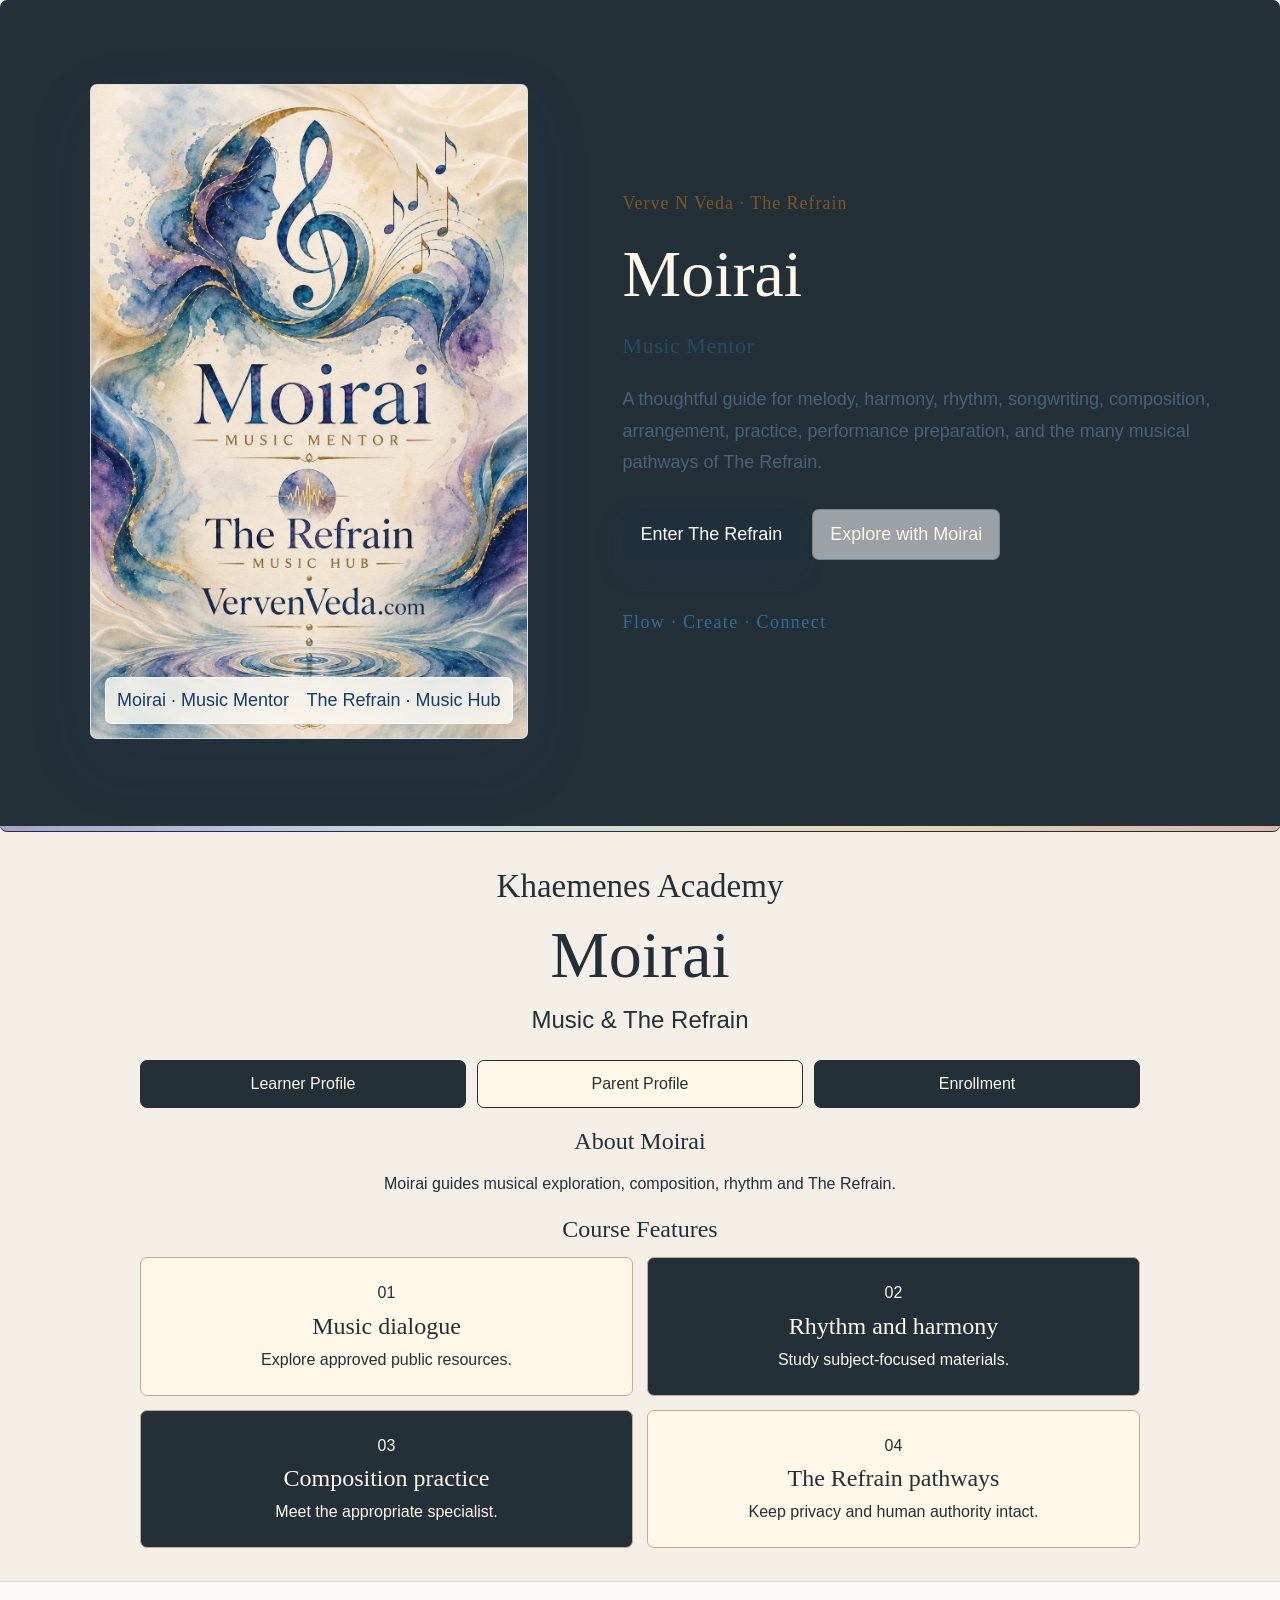
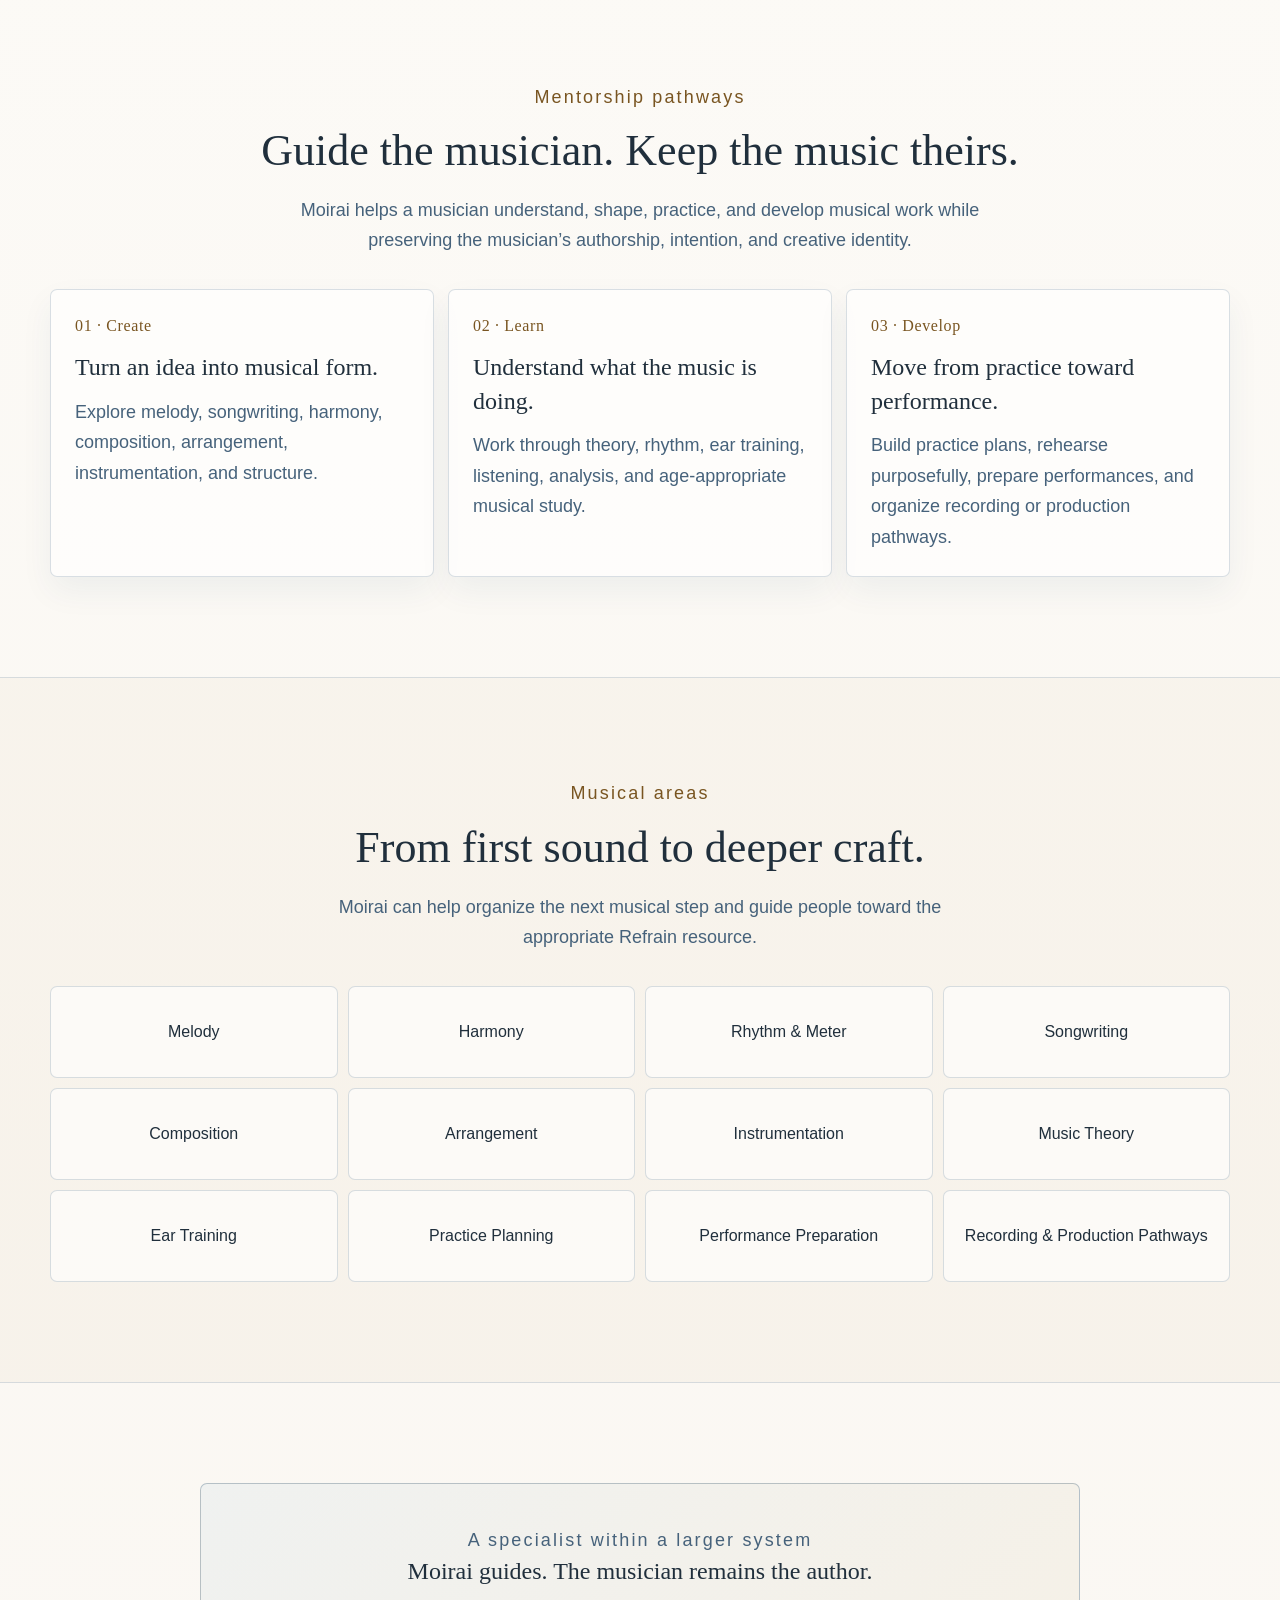
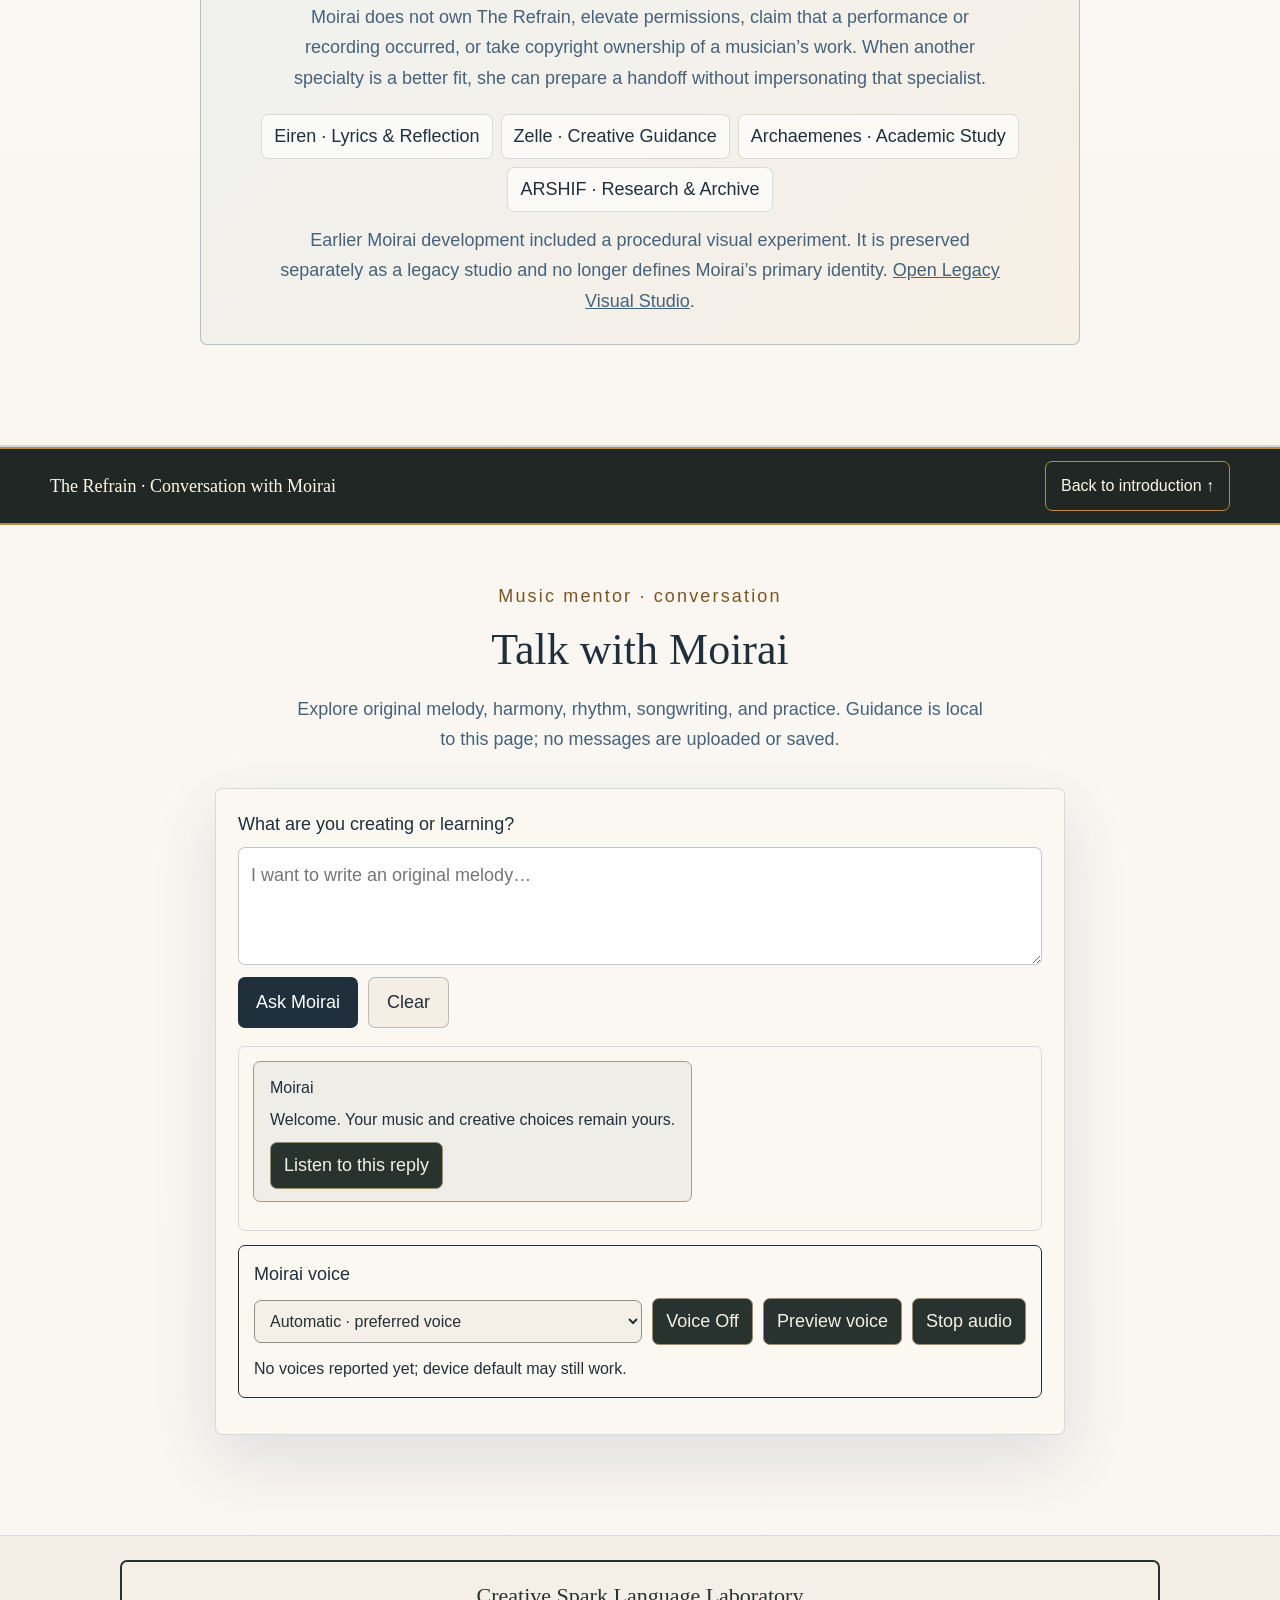
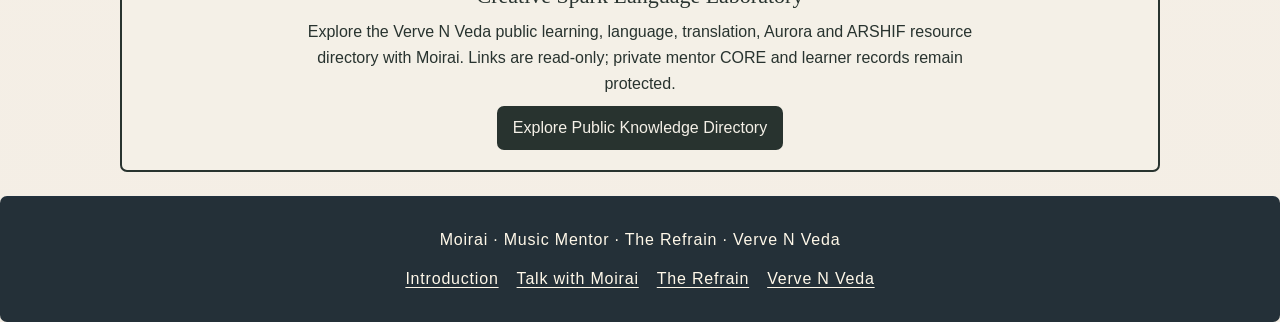
<file: index.html>
<!doctype html>
<html lang="en">
<head>
<meta charset="utf-8">
<meta name="viewport" content="width=device-width,initial-scale=1">
<meta name="description" content="Moirai — Music Mentor of The Refrain. Guidance for melody, harmony, rhythm, songwriting, composition, practice, performance preparation, recording pathways, and music research.">
<meta name="theme-color" content="#f4eee5">
<meta name="color-scheme" content="light">
<title>Moirai · Music Mentor · The Refrain</title>
<style>
:root{
  --paper:#f4eee5;
  --paper-2:#fbf8f2;
  --ink:#173d63;
  --ink-soft:#46627b;
  --blue:#2c6f97;
  --blue-pale:#c7dce7;
  --gold:#b78c43;
  --gold-pale:#eadab7;
  --lavender:#aaa0cb;
  --rose:#d9b7aa;
  --line:rgba(23,61,99,.16);
  --line-strong:rgba(23,61,99,.28);
  --shadow:0 24px 66px rgba(23,61,99,.12);
  --radius:11px;
  --radius-large:21px;
  --max:1180px;
  --serif:Georgia,"Times New Roman",serif;
  --sans:"Avenir Next","Segoe UI Variable Text","Segoe UI",Helvetica,Arial,sans-serif;
}
*{box-sizing:border-box}
html{scroll-behavior:smooth;scroll-padding-top:88px}
body{
  margin:0;
  min-width:300px;
  min-height:100vh;
  color:var(--ink);
  background:
    radial-gradient(circle at 11% 6%,rgba(199,220,231,.38),transparent 28rem),
    radial-gradient(circle at 89% 16%,rgba(234,218,183,.32),transparent 30rem),
    linear-gradient(180deg,var(--paper-2),var(--paper));
  font-family:var(--sans);
  font-size:16px;
  line-height:1.7;
  -webkit-font-smoothing:antialiased;
}
a{color:inherit}
button{font:inherit}
img{max-width:100%}
::selection{background:var(--gold-pale);color:var(--ink)}
:focus-visible{outline:3px solid var(--gold);outline-offset:3px}
.wrap{width:min(calc(100% - 32px),var(--max));margin-inline:auto}
.skip-link{
  position:fixed;left:14px;top:14px;z-index:2000;
  transform:translateY(-170%);padding:10px 14px;border-radius:7px;
  color:#fff;background:var(--ink);text-decoration:none
}
.skip-link:focus{transform:none}

/* Header */
.site-header{
  position:sticky;top:0;z-index:1000;
  border-bottom:1px solid var(--line);
  background:rgba(244,238,229,.92);
  backdrop-filter:blur(16px);
}
.header-inner{
  min-height:66px;
  display:grid;
  grid-template-columns:minmax(210px,1fr) auto minmax(210px,1fr);
  align-items:center;
  gap:14px;
}
.brand{
  justify-self:start;display:inline-flex;align-items:center;gap:11px;
  text-decoration:none;min-width:0
}
.brand-mark{
  width:44px;height:44px;display:grid;place-items:center;flex:0 0 44px;
  border:1px solid var(--gold);border-radius:50%;
  color:var(--ink);background:rgba(255,255,255,.62);
  font:500 22px/1 var(--serif);
  box-shadow:0 8px 24px rgba(23,61,99,.07)
}
.brand-copy{display:grid;line-height:1.05}
.brand-copy strong{font:500 18px var(--serif);letter-spacing:.03em}
.brand-copy small{margin-top:5px;color:var(--blue);font-size:10px;letter-spacing:.14em;text-transform:uppercase}
.site-identity{justify-self:center;text-align:center;text-decoration:none}
.site-identity strong{
  display:block;font:500 13px var(--serif);
  letter-spacing:.18em;text-transform:uppercase
}
.site-identity small{
  display:block;margin-top:4px;color:var(--gold);
  font-size:10px;letter-spacing:.13em;text-transform:uppercase
}
.header-actions{justify-self:end;display:flex;align-items:center;gap:6px}
.header-link{
  display:inline-flex;align-items:center;min-height:38px;padding:7px 10px;
  border:1px solid var(--line);border-radius:7px;
  background:rgba(255,255,255,.46);text-decoration:none;
  font-size:10px;letter-spacing:.1em;text-transform:uppercase
}
.header-link:hover{border-color:var(--gold);background:#fff}

/* Hero */
.hero{position:relative;overflow:hidden;border-bottom:1px solid var(--line)}
.hero::after{
  content:"";position:absolute;inset:auto 0 0;height:5px;
  background:linear-gradient(90deg,var(--lavender),var(--blue-pale),var(--gold-pale),var(--rose))
}
.hero-grid{
  min-height:calc(100svh - 66px);
  display:grid;
  grid-template-columns:minmax(0,.92fr) minmax(380px,1.08fr);
  gap:55px;align-items:center;padding:66px 0 74px
}
.art-card{
  position:relative;overflow:hidden;border:1px solid var(--line);
  border-radius:var(--radius-large);background:#fff;
  box-shadow:var(--shadow)
}
.art-card img{display:block;width:100%;height:auto}
.art-note{
  position:absolute;left:14px;right:14px;bottom:14px;
  display:flex;justify-content:space-between;gap:14px;
  padding:9px 11px;border:1px solid rgba(255,255,255,.7);border-radius:7px;
  color:#173d63;background:rgba(250,247,241,.88);backdrop-filter:blur(10px);
  font-size:10px;letter-spacing:.08em;text-transform:uppercase
}
.hero-copy{max-width:640px}
.eyebrow,.kicker{
  margin:0;color:var(--gold);font-size:11px;letter-spacing:.2em;text-transform:uppercase
}
.hero h1{
  margin:17px 0 0;
  font:500 clamp(58px,9vw,112px)/.86 var(--serif);
  letter-spacing:-.055em
}
.hero h1 span{
  display:block;margin-top:17px;color:var(--blue);
  font:500 clamp(16px,2vw,22px)/1.25 var(--sans);
  letter-spacing:.18em;text-transform:uppercase
}
.hero-lead{
  max-width:620px;margin:24px 0 0;color:var(--ink-soft);
  font:400 clamp(17px,1.8vw,21px)/1.75 var(--serif)
}
.hero-actions{display:flex;flex-wrap:wrap;gap:10px;margin-top:30px}
.button{
  min-height:48px;display:inline-flex;align-items:center;justify-content:center;
  padding:11px 17px;border:1px solid transparent;border-radius:7px;
  text-decoration:none;font-size:11px;font-weight:600;letter-spacing:.08em;text-transform:uppercase;
  transition:transform .16s ease,border-color .16s ease,background .16s ease
}
.button:hover{transform:translateY(-2px)}
.button-primary{color:#fff;background:var(--ink);box-shadow:0 12px 28px rgba(23,61,99,.15)}
.button-secondary{border-color:var(--line-strong);background:rgba(255,255,255,.55)}
.hero-flow{
  margin-top:30px;padding-top:21px;border-top:1px solid var(--line);
  color:var(--blue);font:500 18px var(--serif);letter-spacing:.08em
}

/* Sections */
.section{padding:clamp(66px,8vw,100px) 0}
.section-alt{
  border-block:1px solid var(--line);
  background:rgba(255,255,255,.42)
}
.section-head{max-width:820px;margin:0 auto 33px;text-align:center}
.section-head h2{
  margin:11px 0 0;font:500 clamp(34px,5vw,58px)/1 var(--serif);
  letter-spacing:-.03em
}
.section-head p:last-child{
  max-width:690px;margin:16px auto 0;color:var(--ink-soft)
}
.path-grid{
  display:grid;grid-template-columns:repeat(3,minmax(0,1fr));
  gap:14px
}
.path-card{
  min-height:220px;padding:24px;border:1px solid var(--line);
  border-radius:var(--radius);background:rgba(255,255,255,.62);
  box-shadow:0 14px 33px rgba(23,61,99,.06)
}
.path-card .num{
  color:var(--gold);font-size:11px;letter-spacing:.15em;text-transform:uppercase
}
.path-card h3{margin:13px 0 0;font:500 24px/1.1 var(--serif)}
.path-card p{margin:12px 0 0;color:var(--ink-soft)}
.capabilities{
  display:grid;grid-template-columns:repeat(4,minmax(0,1fr));gap:10px
}
.capability{
  min-height:92px;display:flex;align-items:center;justify-content:center;text-align:center;
  padding:15px;border:1px solid var(--line);border-radius:var(--radius);
  background:rgba(255,255,255,.58);
  font-size:12px;letter-spacing:.06em;text-transform:uppercase
}
.boundary-card{
  max-width:880px;margin:auto;padding:28px;border:1px solid var(--line-strong);
  border-radius:var(--radius-large);
  background:linear-gradient(135deg,rgba(199,220,231,.22),rgba(234,218,183,.22));
  text-align:center
}
.boundary-card h3{margin:0;font:500 30px var(--serif)}
.boundary-card p{max-width:720px;margin:13px auto 0;color:var(--ink-soft)}
.link-row{display:flex;justify-content:center;flex-wrap:wrap;gap:8px;margin-top:20px}
.pill{
  display:inline-flex;align-items:center;min-height:38px;padding:8px 12px;
  border:1px solid var(--line);border-radius:999px;background:rgba(255,255,255,.62);
  text-decoration:none;font-size:11px;letter-spacing:.07em;text-transform:uppercase
}
.pill:hover{border-color:var(--gold);background:#fff}
.legacy-note{
  max-width:760px;margin:26px auto 0;color:#65798b;text-align:center;font-size:12px
}
footer{
  padding:34px 16px;border-top:1px solid var(--line);
  color:#6a7e8f;text-align:center;font-size:11px;letter-spacing:.05em
}

@media(max-width:920px){
  .header-inner{grid-template-columns:1fr auto}
  .site-identity{display:none}
  .hero-grid{grid-template-columns:1fr;min-height:auto}
  .art-card{max-width:650px;margin:auto}
  .hero-copy{text-align:center;margin:auto}
  .hero-actions{justify-content:center}
  .capabilities{grid-template-columns:repeat(2,1fr)}
}
@media(max-width:720px){
  .path-grid{grid-template-columns:1fr}
  .header-actions .header-link:first-child{display:none}
}
@media(max-width:520px){
  .brand-copy small{display:none}
  .header-link{padding-inline:8px}
  .capabilities{grid-template-columns:1fr}
  .art-note{position:static;border:0;border-radius:0;background:#fff}
}
@media(prefers-reduced-motion:reduce){
  html{scroll-behavior:auto}
  .button{transition:none}
}

/* Academy content typography: shared ecosystem UI is intentionally excluded. */
main :is(p,li,label,input,textarea,button,select,a,.eyebrow,.kicker,.art-note){font-size:max(16px,1em)}
main :is(.eyebrow,.kicker){font-size:16px;letter-spacing:.12em}
main .hero h1{font-size:clamp(58px,9vw,112px)}
main .hero h1 span{font-size:clamp(16px,2vw,22px)}
footer{background:#173047;color:#f4eee5;font-size:16px}
</style>
<link rel="stylesheet" href="styles/moirai-landing-refinement-v1.css">
<style id="vnv-mentor-layout-v1">
 .vnv-mentor-hero{background:#243038!important;color:#fff8e9!important;border-radius:7px!important}
 .vnv-mentor-hero h1{font:400 clamp(40px,7vw,66px)/1.2 Cinzel,Georgia,serif!important;color:#fff8e9!important}
 #vnv-mentor-landing-access{background:#f4f0e7;color:#243038;padding:33px 14px;font:400 16px/1.6 Nunito,Arial,sans-serif;text-align:center}
 #vnv-mentor-landing-access *{box-sizing:border-box}#vnv-mentor-landing-access .vmla-inner{max-width:1000px;margin:auto}
 #vnv-mentor-landing-access .vmla-kicker{font:400 33px/1.3 Cinzel,Georgia,serif;margin:0}
 #vnv-mentor-landing-access h2{font:400 clamp(40px,7vw,66px)/1.2 Cinzel,Georgia,serif;margin:7px 0}
 #vnv-mentor-landing-access .vmla-sub{font-size:24px;margin:0 0 20px}
 #vnv-mentor-landing-access nav{display:grid;grid-template-columns:repeat(3,minmax(0,1fr));gap:11px;margin:20px 0}
 #vnv-mentor-landing-access nav a{min-height:48px;display:grid;place-items:center;padding:10px;border:1px solid #243038;border-radius:7px;background:#243038;color:#fff8e9!important;text-decoration:none;font-size:16px}
 #vnv-mentor-landing-access nav a:nth-child(2){background:#fff8e9;color:#243038!important}
 #vnv-mentor-landing-access h3{font:400 24px Cinzel,Georgia,serif;margin:20px 0 7px}
 #vnv-mentor-landing-access .vmla-grid{display:grid;grid-template-columns:repeat(2,minmax(0,1fr));gap:14px;margin-top:14px}
 #vnv-mentor-landing-access article{padding:22px 12px;border:1px solid #bfae8e;border-radius:7px;background:#fff8e9;min-width:0}
 #vnv-mentor-landing-access article:nth-child(2),#vnv-mentor-landing-access article:nth-child(3){background:#243038;color:#fff8e9}
 #vnv-mentor-landing-access article h4{font:400 24px Cinzel,Georgia,serif;margin:7px 0}
 #vnv-mentor-landing-access article p{margin:0;font-size:16px}
 body:has(#vnvHeaderAutoPopulate) header.site-header:not(#vnvHeaderAutoPopulate){display:none!important}
 body:has(#vnvHeaderAutoPopulate) .wrap>header:not(#vnvHeaderAutoPopulate){display:none!important}
 footer{background:#243038!important;color:#fff8e9!important;text-align:center!important;border-radius:7px!important}footer a{color:#fff8e9!important}
 #vnv-language-switch{display:none!important}
 @media(max-width:600px){#vnv-mentor-landing-access nav{grid-template-columns:1fr}#vnv-mentor-landing-access .vmla-grid{gap:7px}#vnv-mentor-landing-access article{padding:12px 8px}}
 </style></head>
<body>
<a class="skip-link" href="#main">Skip to content</a>


<main id="main">
  <section class="hero vnv-mentor-hero" id="moirai-introduction">
    <div class="wrap hero-grid">
      <figure class="art-card">
        <img src="assets/moirai-the-refrain.png" alt="Watercolor identity artwork for Moirai, Music Mentor, and The Refrain Music Hub">
        <figcaption class="art-note">
          <span>Moirai · Music Mentor</span>
          <span>The Refrain · Music Hub</span>
        </figcaption>
      </figure>

      <div class="hero-copy">
        <p class="eyebrow">Verve N Veda · The Refrain</p>
        <h1>Moirai <span>Music Mentor</span></h1>
        <p class="hero-lead">
          A thoughtful guide for melody, harmony, rhythm, songwriting, composition,
          arrangement, practice, performance preparation, and the many musical pathways
          of The Refrain.
        </p>
        <div class="hero-actions">
          <a class="button button-primary" href="https://vervenveda.com/the_refrain.github.io/">Enter The Refrain</a>
          <a class="button button-secondary" href="#pathways">Explore with Moirai</a>
        </div>
        <div class="hero-flow">Flow · Create · Connect</div>
      </div>
    </div>
  </section>
<section id="vnv-mentor-landing-access"><div class="vmla-inner"><p class="vmla-kicker">Khaemenes Academy</p><h2>Moirai</h2><p class="vmla-sub">Music & The Refrain</p><nav aria-label="Academy access"><a href="https://vervenveda.com/Khaemenes_High.github.io/#student-portal">Learner Profile</a><a href="https://vervenveda.com/Khaemenes_High.github.io/#parent-portal">Parent Profile</a><a href="https://vervenveda.com/Khaemenes_Academy.github.io/family/enroll/">Enrollment</a></nav><h3>About Moirai</h3><p>Moirai guides musical exploration, composition, rhythm and The Refrain.</p><h3>Course Features</h3><div class="vmla-grid"><article><span>01</span><h4>Music dialogue</h4><p>Explore approved public resources.</p></article><article><span>02</span><h4>Rhythm and harmony</h4><p>Study subject-focused materials.</p></article><article><span>03</span><h4>Composition practice</h4><p>Meet the appropriate specialist.</p></article><article><span>04</span><h4>The Refrain pathways</h4><p>Keep privacy and human authority intact.</p></article></div></div></section>

  <section class="section section-alt" id="pathways">
    <div class="wrap">
      <div class="section-head">
        <p class="kicker">Mentorship pathways</p>
        <h2>Guide the musician. Keep the music theirs.</h2>
        <p>
          Moirai helps a musician understand, shape, practice, and develop musical work
          while preserving the musician’s authorship, intention, and creative identity.
        </p>
      </div>

      <div class="path-grid">
        <article class="path-card">
          <div class="num">01 · Create</div>
          <h3>Turn an idea into musical form.</h3>
          <p>Explore melody, songwriting, harmony, composition, arrangement, instrumentation, and structure.</p>
        </article>

        <article class="path-card">
          <div class="num">02 · Learn</div>
          <h3>Understand what the music is doing.</h3>
          <p>Work through theory, rhythm, ear training, listening, analysis, and age-appropriate musical study.</p>
        </article>

        <article class="path-card">
          <div class="num">03 · Develop</div>
          <h3>Move from practice toward performance.</h3>
          <p>Build practice plans, rehearse purposefully, prepare performances, and organize recording or production pathways.</p>
        </article>
      </div>
    </div>
  </section>

  <section class="section" id="capabilities">
    <div class="wrap">
      <div class="section-head">
        <p class="kicker">Musical areas</p>
        <h2>From first sound to deeper craft.</h2>
        <p>
          Moirai can help organize the next musical step and guide people toward
          the appropriate Refrain resource.
        </p>
      </div>

      <div class="capabilities" aria-label="Moirai capabilities">
        <div class="capability">Melody</div>
        <div class="capability">Harmony</div>
        <div class="capability">Rhythm & Meter</div>
        <div class="capability">Songwriting</div>
        <div class="capability">Composition</div>
        <div class="capability">Arrangement</div>
        <div class="capability">Instrumentation</div>
        <div class="capability">Music Theory</div>
        <div class="capability">Ear Training</div>
        <div class="capability">Practice Planning</div>
        <div class="capability">Performance Preparation</div>
        <div class="capability">Recording & Production Pathways</div>
      </div>
    </div>
  </section>

  <section class="section section-alt" id="network">
    <div class="wrap">
      <div class="boundary-card">
        <p class="kicker">A specialist within a larger system</p>
        <h3>Moirai guides. The musician remains the author.</h3>
        <p>
          Moirai does not own The Refrain, elevate permissions, claim that a performance or
          recording occurred, or take copyright ownership of a musician’s work. When another
          specialty is a better fit, she can prepare a handoff without impersonating that specialist.
        </p>

        <div class="link-row" aria-label="Related specialist pathways">
          <a class="pill" href="https://artist1970.github.io/Eiren.github.io/">Eiren · Lyrics & Reflection</a>
          <a class="pill" href="https://artist1970.github.io/Zelle.github.io/">Zelle · Creative Guidance</a>
          <a class="pill" href="https://artist1970.github.io/Archaemenes.github.io/">Archaemenes · Academic Study</a>
          <a class="pill" href="https://vervenveda.com/Arshif.github.io/">ARSHIF · Research & Archive</a>
        </div>

        <p class="legacy-note">
          Earlier Moirai development included a procedural visual experiment.
          It is preserved separately as a legacy studio and no longer defines Moirai’s primary identity.
          <a href="legacy-image-generator.html">Open Legacy Visual Studio</a>.
        </p>
      </div>
    </div>
  </section>
<section class="section section-alt" id="moirai-chat" aria-labelledby="moirai-chat-title">
<nav class="moirai-chat-anchor" aria-label="Music mentor conversation anchor"><span>The Refrain · Conversation with Moirai</span><a href="#moirai-introduction">Back to introduction ↑</a></nav>
<div class="wrap" style="max-width:850px">
<div class="section-head"><p class="kicker">Music mentor · conversation</p><h2 id="moirai-chat-title">Talk with Moirai</h2><p>Explore original melody, harmony, rhythm, songwriting, and practice. Guidance is local to this page; no messages are uploaded or saved.</p></div>
<div class="moirai-chat-shell" style="padding:22px;background:var(--paper-2);border:1px solid var(--line);border-radius:7px;box-shadow:var(--shadow)">
<label for="moirai-message" style="display:block;margin-bottom:9px">What are you creating or learning?</label>
<textarea id="moirai-message" rows="3" maxlength="1000" style="display:block;width:100%;padding:12px;border:1px solid var(--line-strong);border-radius:7px;background:#fff;color:var(--ink);font:inherit" placeholder="I want to write an original melody…"></textarea>
<div style="display:flex;flex-wrap:wrap;gap:10px;margin-top:12px">
<button type="button" id="moirai-ask" style="padding:11px 18px;border:0;border-radius:7px;background:var(--ink);color:#fff;cursor:pointer">Ask Moirai</button>
<button type="button" id="moirai-clear" style="padding:11px 18px;border:1px solid var(--line-strong);border-radius:7px;background:var(--paper);color:var(--ink);cursor:pointer">Clear</button>
</div>
<div id="moirai-answer" role="status" aria-live="polite" style="margin-top:18px;padding:14px;border:1px solid var(--line);border-radius:7px">Welcome. Your music and creative choices remain yours.</div>
</div></div></section>

<section id="mentor-language-laboratory" aria-label="Shared AI mentor public knowledge directory" style="margin:24px auto;max-width:1040px;padding:20px;border:2px solid #28332f;border-radius:7px;background:#f4f0e7;color:#28332f;font:400 16px/1.6 Nunito,Arial,sans-serif;text-align:center">
  <p style="margin:0;font:400 22px/1.3 Cinzel,Georgia,serif">Creative Spark Language Laboratory</p>
  <p style="margin:9px auto 0;max-width:720px">Explore the Verve N Veda public learning, language, translation, Aurora and ARSHIF resource directory with Moirai. Links are read-only; private mentor CORE and learner records remain protected.</p>
  <a href="https://artist1970.github.io/creative-spark.github.io/language-laboratory/?mentor=moirai" style="display:inline-block;margin-top:10px;padding:10px 16px;border-radius:7px;background:#28332f;color:#f4f0e7;font:400 16px/1.5 Nunito,Arial,sans-serif;text-decoration:none">Explore Public Knowledge Directory</a>
</section>
</main>

<footer class="moirai-footer">
  Moirai · Music Mentor · The Refrain · Verve N Veda
  <nav class="moirai-footer-nav" aria-label="Footer navigation">
    <a href="#moirai-introduction">Introduction</a>
    <a href="#moirai-chat">Talk with Moirai</a>
    <a href="https://vervenveda.com/the_refrain.github.io/">The Refrain</a>
    <a href="https://vervenveda.com/">Verve N Veda</a>
  </nav>
</footer>
<script src="creative-spark-mentor-qa-v1.js"></script>
<script src="moirai-conversation-v1.js"></script>
<script src="mentor-chat-voice-v1.js"></script>
<script src="https://vervenveda.com/assets/vnv-header-autopopulate.js"></script>
<script>VNV_HEADER.mount({title:"Moirai",subtitle:"Khaemenes Academy · Music Mentor",home:"https://vervenveda.com/"});</script>
<script src="https://vervenveda.com/assets/vnv-ticker-autopopulate.js"></script>
<script>VNV_TICKER.autoPopulate({label:"Moirai · Quick Links",max:14});</script>
<script src="https://vervenveda.com/assets/vnv-333-ticker.js"></script>
<script src="https://vervenveda.com/assets/vnv-ecosystem-toolbar.js"></script>
<script src="https://artist1970.github.io/creative-spark.github.io/language-laboratory/releases/mentor-language-hub-1.1.0.js" data-mentor-id="moirai" integrity="sha384-5/H8zMx3qlWdUBHXL/Xn/mPOl9AXHBY4d1w7nGOwU0jylHoO/mecz9aEjxRhQ6WY" crossorigin="anonymous" referrerpolicy="no-referrer" defer></script>
<script src="creative-spark-mentor-language-v1.js"></script>
<script src="creative-spark-language-request-v1.js"></script>
<script>window.CreativeSparkMentorLanguage?.init("moirai");</script>
<script defer src="https://vervenveda.com/assets/vnv-mentor-chat-shell-v1.js" data-mentor-id="moirai" data-mentor-name="Moirai" data-chat-root="#moirai-chat" data-chat-input="#moirai-message" data-chat-send="#moirai-ask" data-chat-clear="#moirai-clear" data-chat-answer="#moirai-answer"></script>
<script id="vnv-mentor-class-tools-v1">window.KhaemenesClassToolsConfigV1={id:"mentor-moirai",match:()=>true,toggleLabel:"Tools",ariaLabel:"Academy and translator tools",tools:[{type:"link",label:"Learner",href:"https://vervenveda.com/Khaemenes_High.github.io/#student-portal"},{type:"link",label:"Parent",href:"https://vervenveda.com/Khaemenes_High.github.io/#parent-portal"},{type:"link",label:"Enroll",href:"https://vervenveda.com/Khaemenes_Academy.github.io/family/enroll/"},{type:"action",label:"Translate",action:"translate"},{type:"link",label:"Search",href:"https://vervenveda.com/PLERASearch.github.io/"},{type:"ecosystem-list",label:"Learn",filter:{category:"education",limit:8}},{type:"ecosystem-list",label:"Research",filter:{category:"research",limit:8}},{type:"help",label:"Help"}],help:{title:"Mentor Tools",paragraphs:["Explore official Academy access and approved public resources."]},actions:{translate:({root})=>{const panel=root.querySelector("#vnvClassToolsPanel");let box=panel.querySelector("[data-translate-control]");if(!box){box=document.createElement("div");box.className="vct-pop";box.dataset.translateControl="1";box.innerHTML='<h2>Translate this page</h2><label for="vmla-lang">Language</label> <select id="vmla-lang" style="width:100%;min-height:44px;font-size:16px;border-radius:7px"></select>';panel.append(box)}const api=window.VNVLanguage;if(!api){box.textContent="Translation unavailable";box.hidden=false;return}const select=box.querySelector("select");select.replaceChildren();for(const c of api.availableLanguages()){const o=document.createElement("option");o.value=c;o.textContent=c.toUpperCase();select.append(o)}select.value=api.getLanguage();select.onchange=()=>api.setLanguage(select.value,true);box.hidden=false}}};</script>
<script src="https://vervenveda.com/assets/vnv-language.js" defer></script><script src="https://vervenveda.com/assets/vnv-class-tools-toolbar.js" defer></script></body>
</html>
</file>
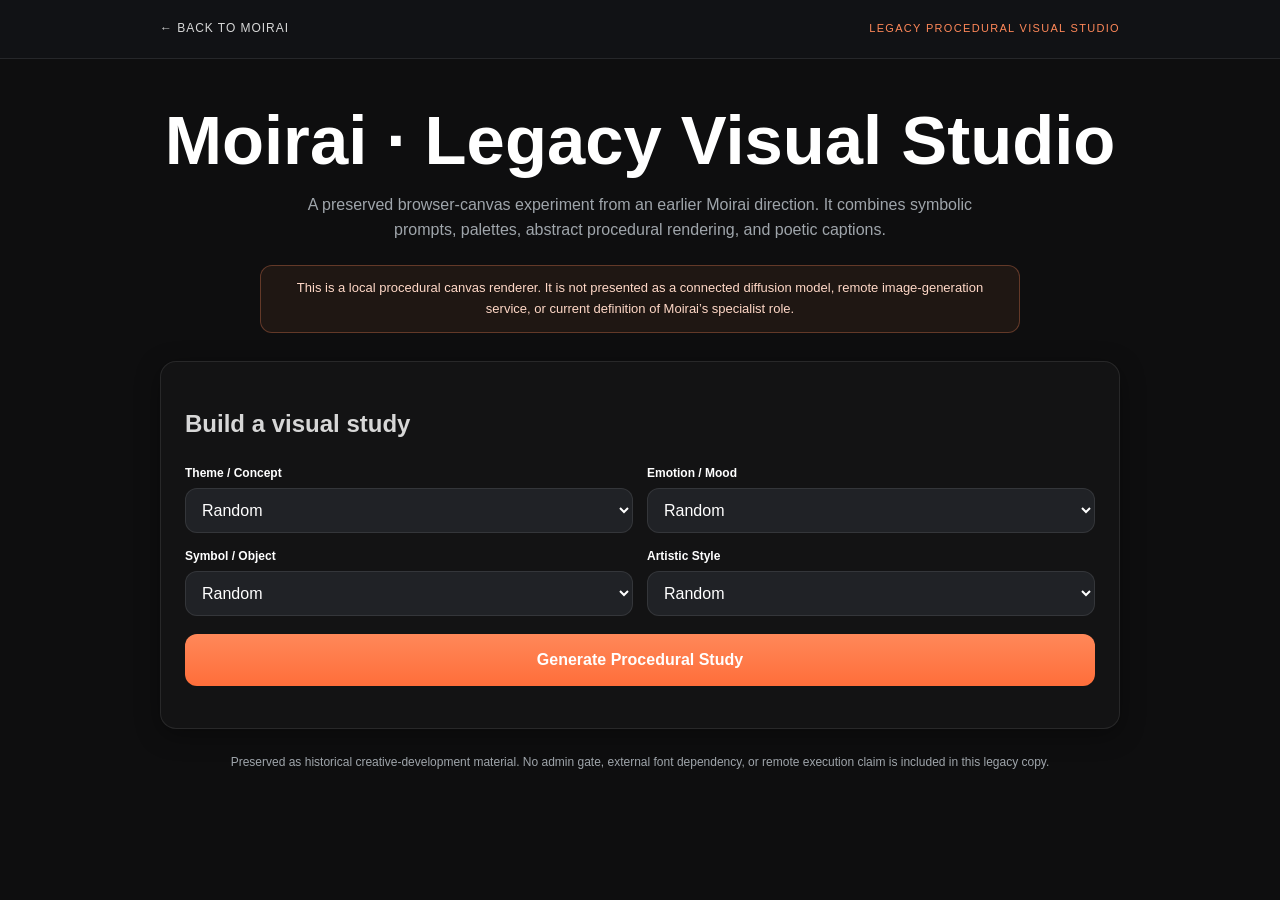
<file: legacy-image-generator.html>
<!doctype html>
<html lang="en">
<head>
<meta charset="utf-8">
<meta name="viewport" content="width=device-width,initial-scale=1">
<meta name="description" content="Legacy Moirai procedural visual studio — preserved browser-canvas experiment.">
<meta name="theme-color" content="#0e0e0f">
<meta name="color-scheme" content="dark">
<title>Moirai · Legacy Procedural Visual Studio</title>
<style>
:root{
  --bg:#0e0e0f;
  --panel:#17181b;
  --panel2:#202226;
  --accent:#ff8859;
  --muted:#d7d7d7;
  --soft:#9fa5ab;
  --line:rgba(255,255,255,.09);
  --radius:16px;
  --font:"Avenir Next","Segoe UI Variable Text","Segoe UI",Helvetica,Arial,sans-serif;
}
*{box-sizing:border-box}
html{scroll-behavior:smooth}
body{
  margin:0;min-height:100vh;color:var(--muted);background:var(--bg);
  font-family:var(--font);line-height:1.6
}
button,select{font:inherit}
a{color:inherit}
:focus-visible{outline:3px solid var(--accent);outline-offset:3px}
.wrap{width:min(calc(100% - 32px),960px);margin:auto}
.topbar{
  border-bottom:1px solid var(--line);
  background:#111215
}
.topbar-inner{
  min-height:58px;display:flex;align-items:center;justify-content:space-between;gap:14px
}
.back{
  text-decoration:none;font-size:12px;letter-spacing:.08em;text-transform:uppercase
}
.badge{
  color:var(--accent);font-size:11px;letter-spacing:.12em;text-transform:uppercase
}
main{padding:48px 0 70px}
.intro{text-align:center;margin-bottom:28px}
.intro h1{
  margin:0;color:#fff;font-size:clamp(2.3rem,6vw,4.3rem);line-height:1
}
.intro p{max-width:700px;margin:16px auto 0;color:var(--soft)}
.notice{
  max-width:760px;margin:22px auto 0;padding:12px 14px;
  border:1px solid rgba(255,136,89,.3);border-radius:12px;
  color:#ffd8c7;background:rgba(255,136,89,.07);font-size:13px
}
section{
  margin-top:18px;padding:24px;border:1px solid var(--line);border-radius:var(--radius);
  background:rgba(255,255,255,.025);box-shadow:0 6px 24px rgba(0,0,0,.35)
}
.controls{
  display:grid;grid-template-columns:repeat(2,minmax(0,1fr));gap:14px
}
label{display:block;margin-bottom:5px;color:#fff;font-size:12px;font-weight:600}
select{
  width:100%;padding:12px;border:1px solid var(--line);border-radius:12px;
  color:#fff;background:var(--panel2)
}
.generate{
  width:100%;margin-top:18px;padding:13px 18px;border:0;border-radius:12px;
  color:#fff;background:linear-gradient(180deg,var(--accent),#ff6e3a);
  cursor:pointer;font-weight:700
}
.generate:hover{filter:brightness(1.05)}
#canvasWrap{margin-top:18px}
canvas{
  display:block;width:100%;height:auto;border-radius:var(--radius);
  box-shadow:0 0 24px rgba(0,0,0,.6)
}
.caption{margin-top:14px;color:#f2f2f2;font-size:1.05rem;text-align:center}
.meta{margin-top:24px;color:var(--soft);font-size:12px;text-align:center}
@media(max-width:680px){.controls{grid-template-columns:1fr}}
@media(prefers-reduced-motion:reduce){html{scroll-behavior:auto}}
</style>
</head>
<body>
<header class="topbar">
  <div class="wrap topbar-inner">
    <a class="back" href="index.html">← Back to Moirai</a>
    <span class="badge">Legacy Procedural Visual Studio</span>
  </div>
</header>

<main class="wrap">
  <div class="intro">
    <h1>Moirai · Legacy Visual Studio</h1>
    <p>
      A preserved browser-canvas experiment from an earlier Moirai direction.
      It combines symbolic prompts, palettes, abstract procedural rendering, and poetic captions.
    </p>
    <div class="notice">
      This is a local procedural canvas renderer. It is not presented as a connected diffusion model,
      remote image-generation service, or current definition of Moirai’s specialist role.
    </div>
  </div>

  <section aria-labelledby="controlsTitle">
    <h2 id="controlsTitle">Build a visual study</h2>

    <div class="controls">
      <div>
        <label for="theme">Theme / Concept</label>
        <select id="theme">
          <option value="">Random</option>
          <option>Freedom</option>
          <option>Dreams</option>
          <option>Melancholy</option>
          <option>Hope</option>
          <option>Rebirth</option>
          <option>Light</option>
        </select>
      </div>

      <div>
        <label for="emotion">Emotion / Mood</label>
        <select id="emotion">
          <option value="">Random</option>
          <option>Peaceful</option>
          <option>Passionate</option>
          <option>Mysterious</option>
          <option>Joyful</option>
          <option>Reflective</option>
          <option>Bold</option>
        </select>
      </div>

      <div>
        <label for="symbol">Symbol / Object</label>
        <select id="symbol">
          <option value="">Random</option>
          <option>Moon</option>
          <option>Tree</option>
          <option>Flame</option>
          <option>Dove</option>
          <option>Labyrinth</option>
          <option>Phoenix</option>
        </select>
      </div>

      <div>
        <label for="style">Artistic Style</label>
        <select id="style">
          <option value="">Random</option>
          <option>Impressionist</option>
          <option>Minimalist</option>
          <option>Abstract</option>
          <option>Fantasy</option>
          <option>Surreal</option>
        </select>
      </div>
    </div>

    <button class="generate" id="generate" type="button">Generate Procedural Study</button>
    <div id="canvasWrap" aria-live="polite"></div>
  </section>

  <p class="meta">
    Preserved as historical creative-development material. No admin gate, external font dependency,
    or remote execution claim is included in this legacy copy.
  </p>
</main>

<script>
const palettes=[
  {name:"Sunset Serenity",colors:["#FF6E3A","#FF8A59","#FFD1A4","#FFE1C6","#2C1B17"]},
  {name:"Forest Whisper",colors:["#2E4E1F","#6B8E23","#A9C985","#D4EAC7","#E5F3DB"]},
  {name:"Dreamy Pastels",colors:["#FADADD","#FFD9E8","#C9E4FF","#E2FFE2","#FFF0B3"]},
  {name:"Bold Contrast",colors:["#FF3D00","#00FFD1","#FFEB00","#2C003E","#FF6E3A"]}
];

const templates=[
  "The {symbol} {verb} through the {adjective} {theme}.",
  "A {adjective} {symbol} {verb} within {emotion}.",
  "In {emotion}, the {symbol} {verb} beneath {theme}."
];

const adjectives=["radiant","serene","mystic","luminous","gentle","fiery"];
const verbs=["rises","whispers","glows","flows","lingers","awakens"];

const rand=a=>a[Math.floor(Math.random()*a.length)];

document.getElementById("generate").addEventListener("click",()=>{
  const theme=document.getElementById("theme").value||rand(["Freedom","Dreams","Hope","Twilight"]);
  const emotion=document.getElementById("emotion").value||rand(["Peaceful","Passionate","Mysterious","Joyful"]);
  const symbol=document.getElementById("symbol").value||rand(["Moon","Tree","Flame","Dove"]);
  const style=document.getElementById("style").value||rand(["Abstract","Fantasy","Surreal"]);
  const palette=rand(palettes);
  renderCanvas(theme,emotion,symbol,style,palette);
});

function renderCanvas(theme,emotion,symbol,style,palette){
  const wrap=document.getElementById("canvasWrap");
  wrap.innerHTML="";

  const canvas=document.createElement("canvas");
  canvas.width=800;
  canvas.height=500;

  const ctx=canvas.getContext("2d");
  const gradient=ctx.createLinearGradient(0,0,0,canvas.height);
  gradient.addColorStop(0,palette.colors[0]);
  gradient.addColorStop(1,palette.colors[3]);
  ctx.fillStyle=gradient;
  ctx.fillRect(0,0,canvas.width,canvas.height);

  for(let i=0;i<40;i++){
    ctx.beginPath();
    const radius=Math.random()*80+10;
    ctx.arc(Math.random()*800,Math.random()*500,radius,0,Math.PI*2);
    ctx.fillStyle=palette.colors[Math.floor(Math.random()*palette.colors.length)]+"22";
    ctx.fill();
  }

  const imageData=ctx.getImageData(0,0,canvas.width,canvas.height);
  for(let i=0;i<imageData.data.length;i+=4){
    imageData.data[i+3]=Math.max(0,imageData.data[i+3]-Math.random()*10);
  }
  ctx.putImageData(imageData,0,0);
  wrap.appendChild(canvas);

  const line=rand(templates)
    .replace("{theme}",theme.toLowerCase())
    .replace("{emotion}",emotion.toLowerCase())
    .replace("{symbol}",symbol.toLowerCase())
    .replace("{adjective}",rand(adjectives))
    .replace("{verb}",rand(verbs));

  const caption=document.createElement("div");
  caption.className="caption";
  caption.textContent=`${line} — Style: ${style}; Palette: ${palette.name}`;
  wrap.appendChild(caption);
}
</script>
<script src="https://vervenveda.com/assets/vnv-ecosystem-toolbar.js"></script>
</body>
</html>
</file>
<file: styles/moirai-landing-refinement-v1.css>
/* Moirai · VNV/KA landing refinement · public-only */
:root{--radius:7px;--radius-large:7px;--serif:"Cinzel",Georgia,serif;--sans:"Nunito","Brandon Grotesque","Avenir Next",Arial,sans-serif;--ink:#202f3c}
body{font:400 18px/1.7 var(--sans);color:#202f3c}
.hero-grid{min-height:max(640px,calc(100svh - 90px));gap:clamp(24px,5vw,55px)}
.hero .eyebrow{font:400 18px/1.5 var(--serif);color:#7b5726;letter-spacing:.055em;text-transform:none}
.hero h1{font:400 clamp(48px,7vw,66px)/1.15 var(--serif);letter-spacing:0}
.hero h1 span{font:400 clamp(20px,2.2vw,26px)/1.35 var(--serif);letter-spacing:.025em;text-transform:none;color:#234b67}
.hero-lead{font:400 18px/1.75 var(--sans)}
.hero-actions{gap:12px}
.button,.pill{font:400 16px/1.5 var(--sans);letter-spacing:0;text-transform:none;border-radius:7px;min-height:44px}
.art-note{font:400 16px/1.5 var(--sans);letter-spacing:0;text-transform:none;border-radius:7px}
.art-card{border-radius:7px}
.section-head h2{font:400 clamp(30px,4.2vw,44px)/1.26 var(--serif);letter-spacing:0}
.section-head p,.path-card p,.boundary-card p{font:400 18px/1.7 var(--sans)}
.kicker,.path-card .num{font:400 16px/1.5 var(--serif);letter-spacing:.04em;text-transform:none;color:#795521}
.path-card,.boundary-card{border-radius:7px}
.path-card h3,.boundary-card h3{font:400 24px/1.4 var(--serif)}
.capability{font:400 16px/1.5 var(--sans);letter-spacing:0;text-transform:none;border-radius:7px}
.legacy-note{font-size:16px;line-height:1.6}
#moirai-chat{padding-top:0;scroll-margin-top:95px}
.moirai-chat-anchor{position:sticky;top:0;z-index:20;display:flex;justify-content:space-between;align-items:center;gap:12px;flex-wrap:wrap;padding:12px max(18px,calc((100vw - 1180px)/2));background:#202724;color:#fff8e9;border-block:2px solid #b78c43}
.moirai-chat-anchor span{font:400 18px/1.5 var(--serif)}
.moirai-chat-anchor a{display:inline-flex;align-items:center;justify-content:center;min-height:44px;padding:10px 15px;border:1px solid #b78c43;color:#fff8e9;border-radius:7px;text-decoration:none;font-size:16px}
#moirai-chat>.wrap{padding-top:clamp(30px,4.5vw,56px)}
#moirai-chat label,#moirai-chat textarea,#moirai-chat button{font-size:18px;line-height:1.5}
#moirai-chat button{min-height:44px}
.moirai-chat-shell{border-radius:7px!important}
.moirai-footer{background:#202724;color:#fff8e9;font-size:16px;line-height:1.65;padding:30px 14px;text-align:center}
.moirai-footer-nav{display:flex;gap:10px 18px;flex-wrap:wrap;justify-content:center;margin-top:12px}
.moirai-footer-nav a{font-size:16px;color:#fff8e9;text-decoration:underline;text-underline-offset:3px}
@media(max-width:920px){.hero-grid{min-height:auto;padding-block:56px}.hero-copy{max-width:720px}.hero-actions{justify-content:center}}
@media(max-width:650px){.moirai-chat-anchor{justify-content:center}.moirai-chat-anchor a{width:100%}.hero-actions{flex-direction:column}.hero-actions .button{width:100%}}
@media(prefers-reduced-motion:reduce){html{scroll-behavior:auto}}
</file>
